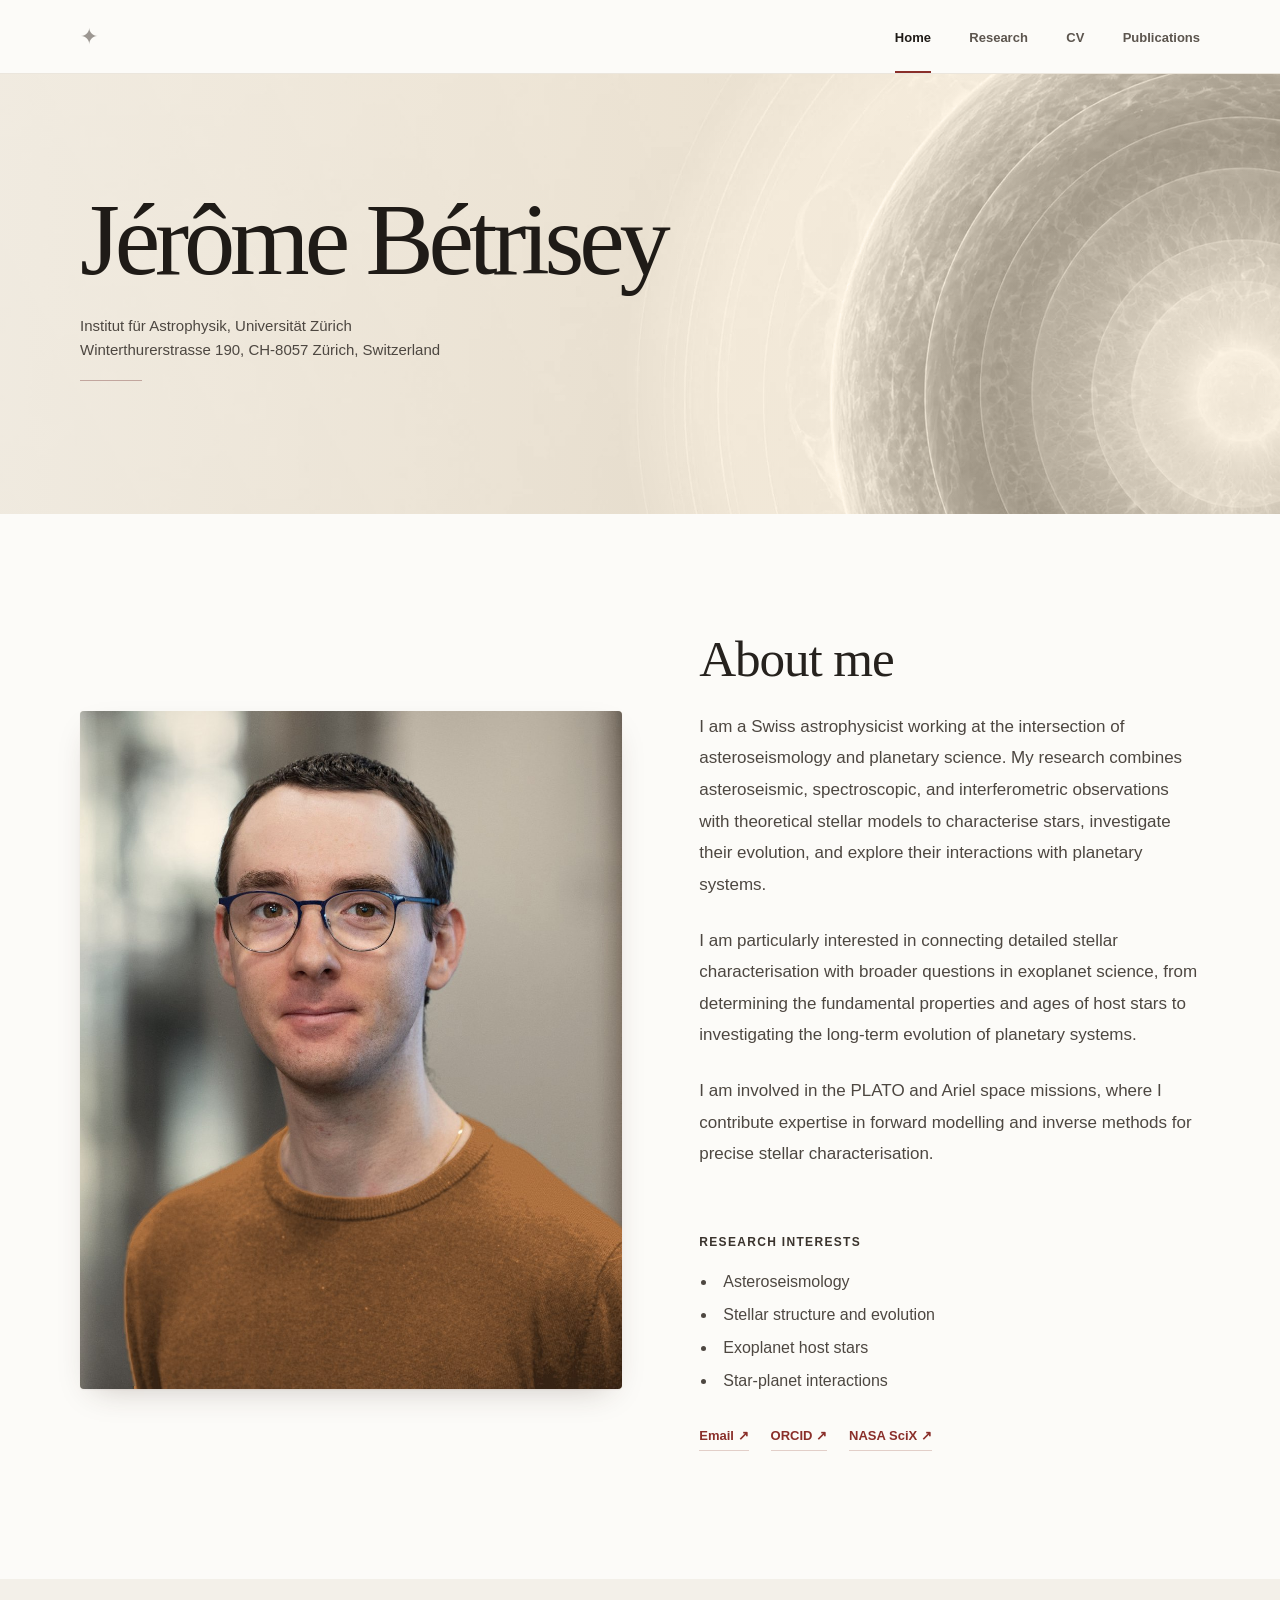
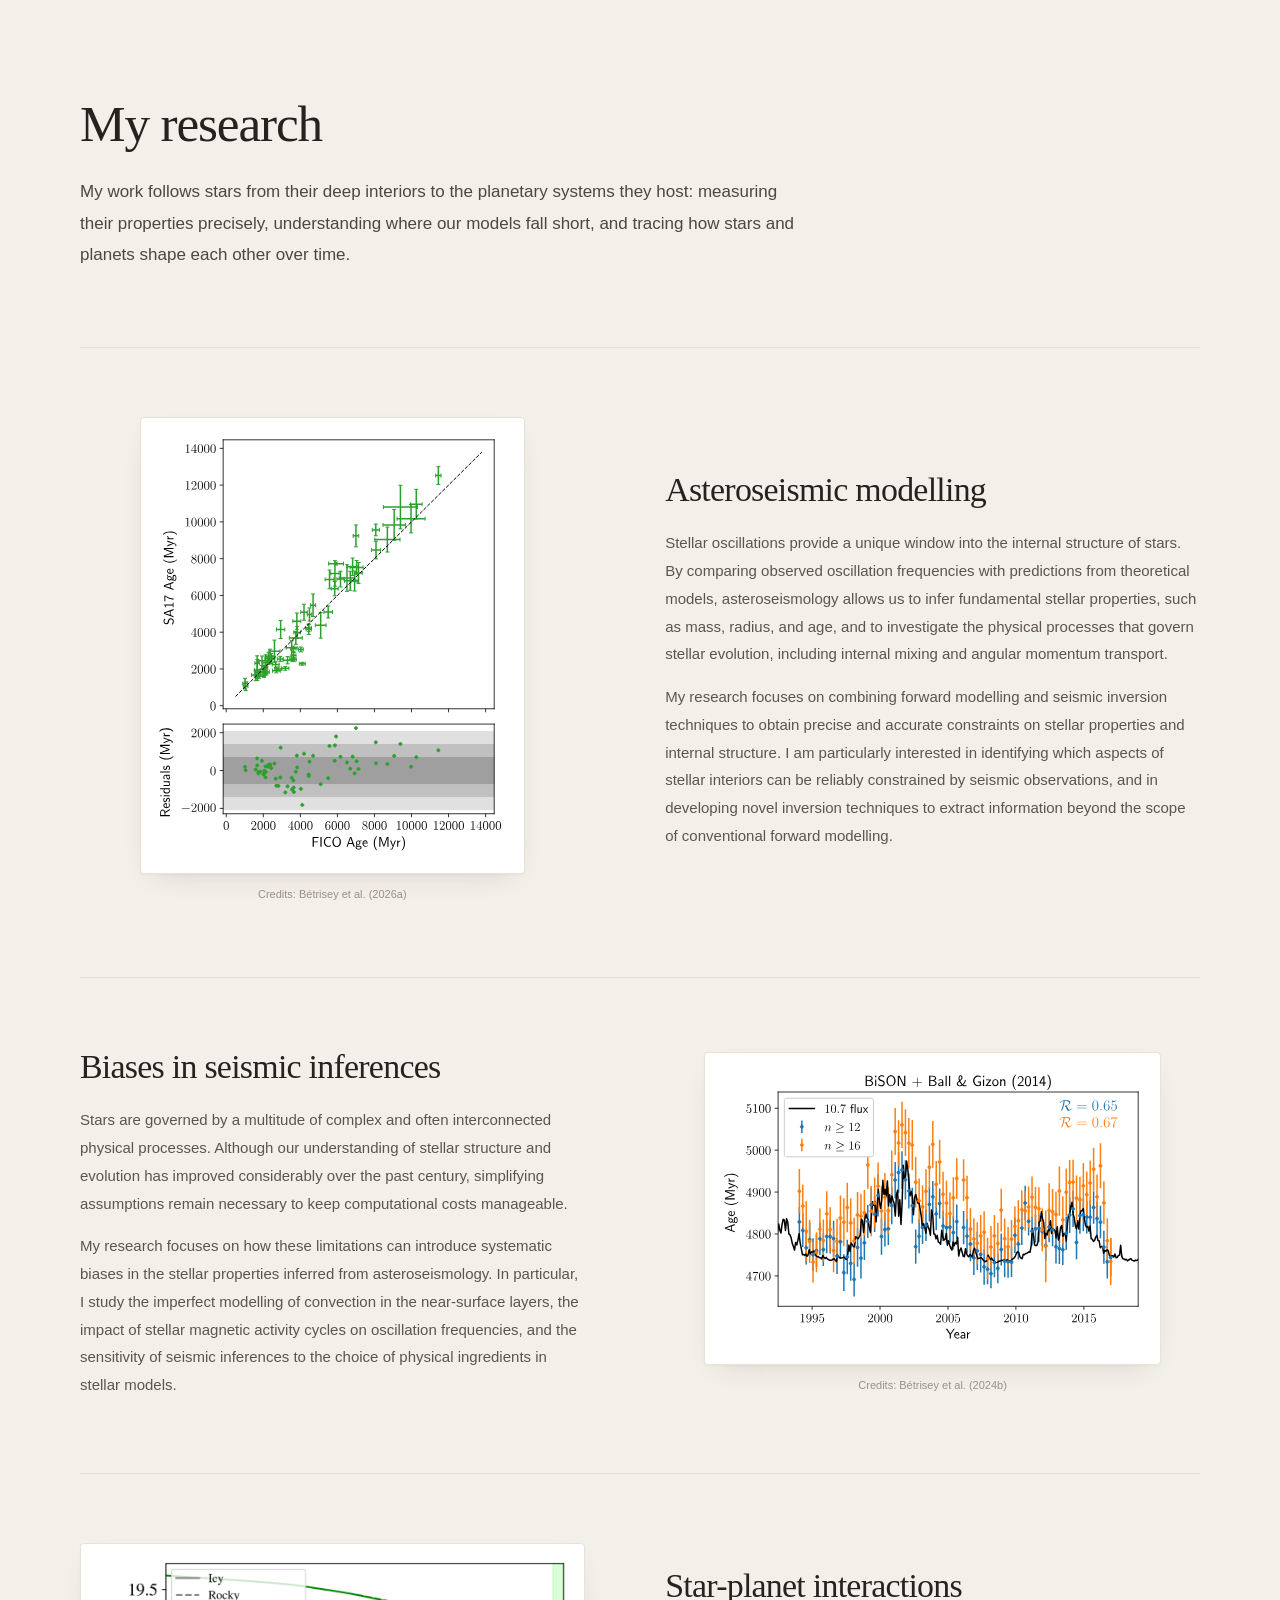
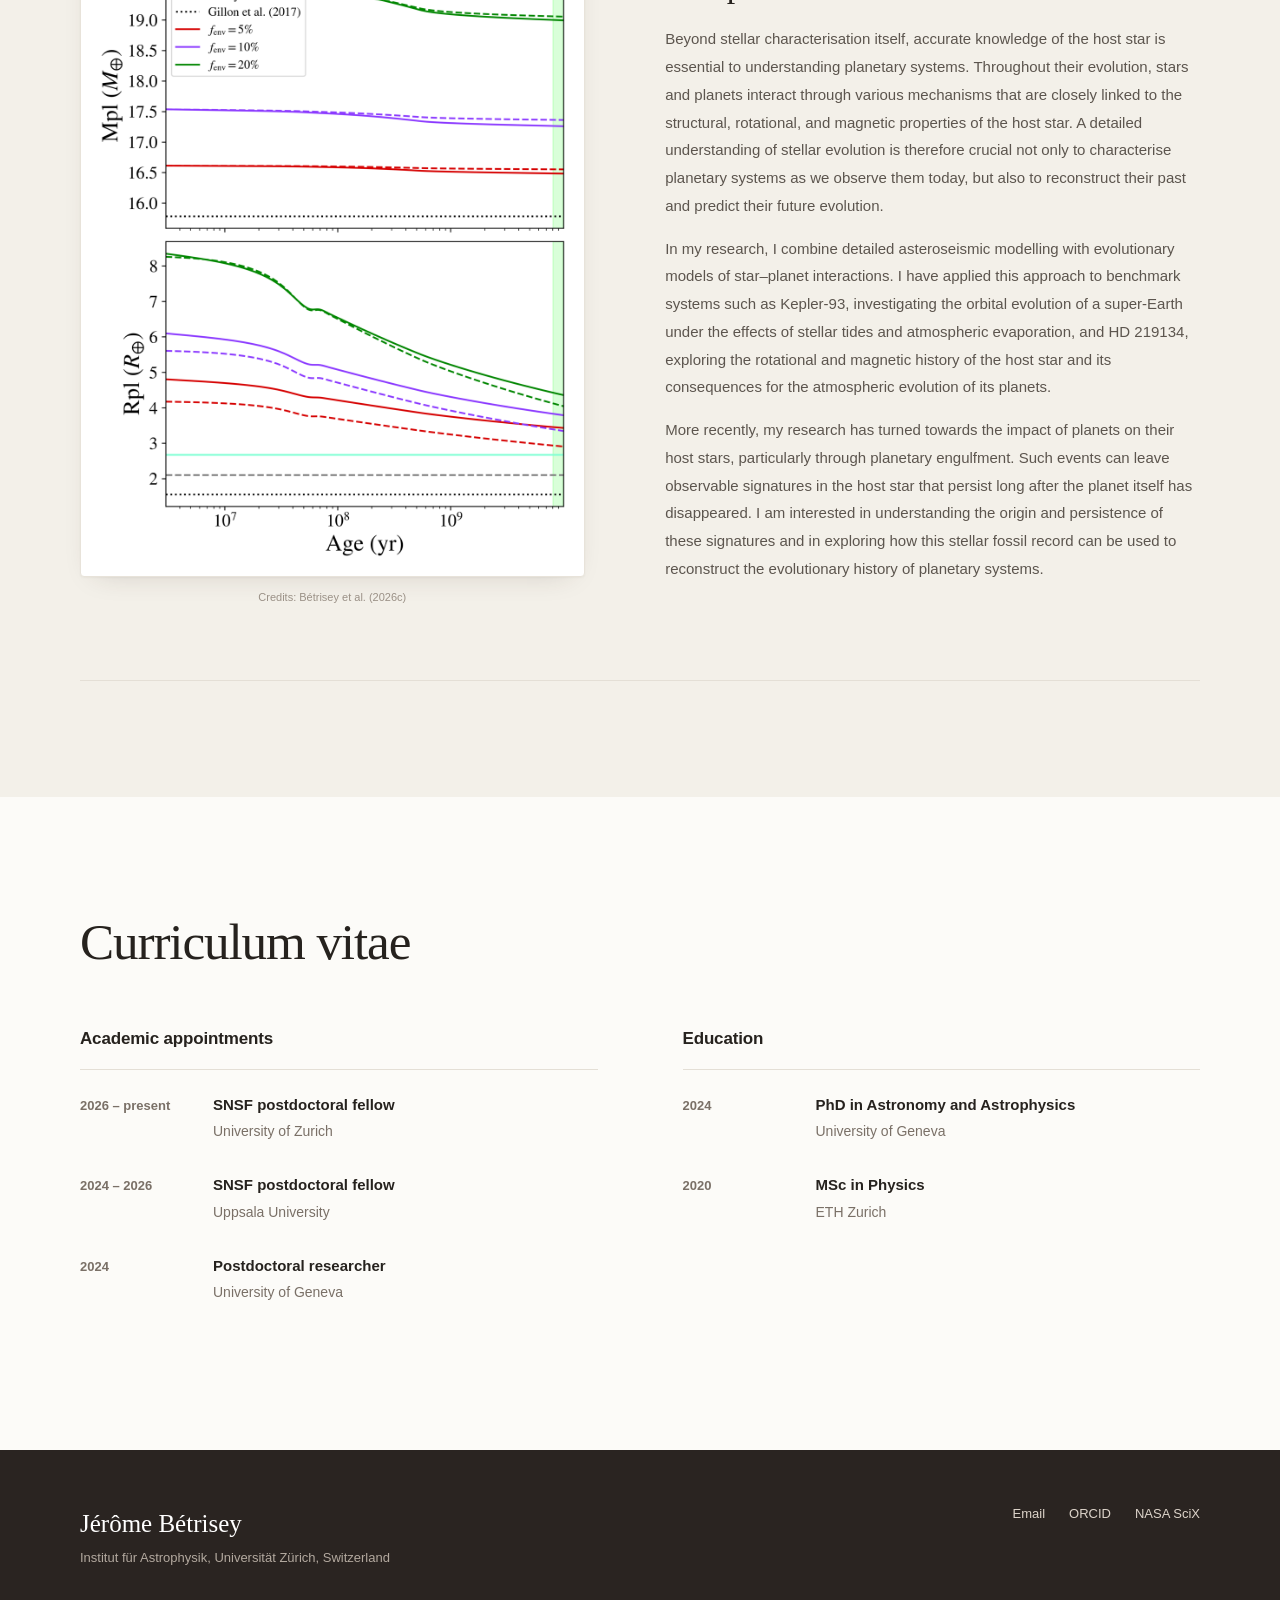
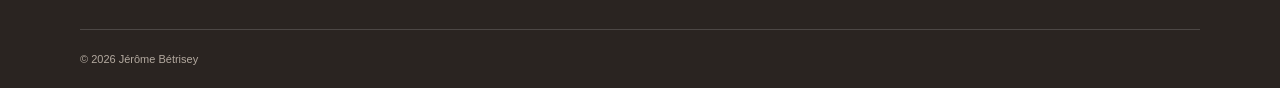
<file: index.html>
<!doctype html>
<html lang="en">
<head>
  <meta charset="utf-8">
  <meta name="viewport" content="width=device-width, initial-scale=1">
  <meta name="theme-color" content="#ffffff">
  <meta name="description" content="Jérôme Bétrisey, astrophysicist at the University of Zurich. Asteroseismology, stellar structure and evolution, and star–planet interactions.">
  <meta name="author" content="Jérôme Bétrisey">
  <title>Jérôme Bétrisey — Astrophysicist</title>
  <!-- Main address of this page for search engines (also reached as /index.html) -->
  <link rel="canonical" href="https://jeromebetrisey.github.io/">
  <!-- Preview shown when the link is shared (Slack, e-mail, LinkedIn, …) -->
  <meta property="og:type" content="profile">
  <meta property="og:url" content="https://jeromebetrisey.github.io/">
  <meta property="og:site_name" content="Jérôme Bétrisey">
  <meta property="og:title" content="Jérôme Bétrisey — Astrophysicist">
  <meta property="og:description" content="Jérôme Bétrisey, astrophysicist at the University of Zurich. Asteroseismology, stellar structure and evolution, and star–planet interactions.">
  <meta property="og:image" content="https://jeromebetrisey.github.io/assets/hero-star.jpg">
  <meta name="twitter:card" content="summary_large_image">
  <!-- Who this site is about, for search engines. Update if your position changes. -->
  <script type="application/ld+json">
  {
    "@context": "https://schema.org",
    "@type": "Person",
    "name": "Jérôme Bétrisey",
    "url": "https://jeromebetrisey.github.io/",
    "image": "https://jeromebetrisey.github.io/assets/portrait.jpg",
    "jobTitle": "Astrophysicist, SNSF postdoctoral fellow",
    "affiliation": {
      "@type": "CollegeOrUniversity",
      "name": "University of Zurich",
      "department": "Institut für Astrophysik"
    },
    "alumniOf": [
      { "@type": "CollegeOrUniversity", "name": "University of Geneva" },
      { "@type": "CollegeOrUniversity", "name": "ETH Zurich" }
    ],
    "knowsAbout": ["Asteroseismology", "Stellar structure and evolution", "Exoplanet host stars", "Star-planet interactions"],
    "sameAs": ["https://orcid.org/0000-0002-6462-3683"]
  }
  </script>
  <link rel="icon" href="assets/favicon.svg" type="image/svg+xml">
  <link rel="stylesheet" href="assets/styles.css">
  <script src="assets/content.js"></script>
  <script>/* Apply the colour palette before the page is drawn (see `theme` in content.js) */
    (function () { var t; try { t = localStorage.getItem('site-theme'); } catch (e) {}
      t = /^(encre|ardoise|sarcelle|etoile|nuit|foret|aurore|graphite|nebuleuse)$/.test(t || '') ? t : (window.SITE && window.SITE.theme);
      if (t && t !== 'ardoise') document.documentElement.setAttribute('data-theme', t); })();</script>
  <script defer src="assets/site.js"></script>
</head>
<body data-page="home">
  <header id="site-header" class="site-header"></header>
  <main>
    <section id="home" class="hero" aria-labelledby="hero-title">
      <div class="hero-shade"></div>
      <div class="hero-inner wrap">
        <!-- Also written here (not only in content.js) so that search engines see them without running JavaScript -->
        <h1 id="hero-title">Jérôme Bétrisey</h1>
        <p class="hero-role" id="hero-role">Institut für Astrophysik, Universität Zürich<br>Winterthurerstrasse 190, CH-8057 Zürich, Switzerland</p>
        <div class="hero-rule"></div>
        <p class="hero-tagline" id="hero-tagline"></p>
      </div>
    </section>

    <section id="about" class="section wrap about-section" aria-labelledby="about-title">
      <div class="about-layout">
        <h2 id="about-title" class="about-title"></h2>
        <figure class="portrait-figure">
          <div id="portrait-holder" class="portrait-holder"><span>Portrait placeholder</span></div>
        </figure>
        <div id="about-paragraphs" class="prose about-prose"></div>
        <div class="about-extras">
          <p class="minor-title">Research interests</p>
          <ul id="focus-list" class="focus-list"></ul>
          <div id="about-links" class="plain-links"></div>
        </div>
      </div>
    </section>

    <section id="research" class="section research-section" aria-labelledby="research-title">
      <div class="wrap">
        <div class="section-intro">
          <h2 id="research-title">My research</h2>
          <p id="research-intro"></p>
        </div>
        <div id="research-list" class="research-list"></div>
      </div>
    </section>

    <section id="cv" class="section wrap cv-section" aria-labelledby="cv-title">
      <div class="section-intro">
        <h2 id="cv-title">Curriculum vitae</h2>
        <p id="cv-intro"></p>
      </div>
      <div class="cv-columns">
        <div><h3>Academic appointments</h3><div id="cv-appointments"></div></div>
        <div><h3>Education</h3><div id="cv-education"></div></div>
      </div>
    </section>

    <section id="media" class="section media-section" aria-labelledby="media-title" hidden>
      <div class="wrap">
        <h2 id="media-title">Media & outreach</h2>
        <div id="media-list" class="media-list"></div>
      </div>
    </section>

  </main>
  <footer id="site-footer" class="site-footer"></footer>
</body>
</html>
</file>
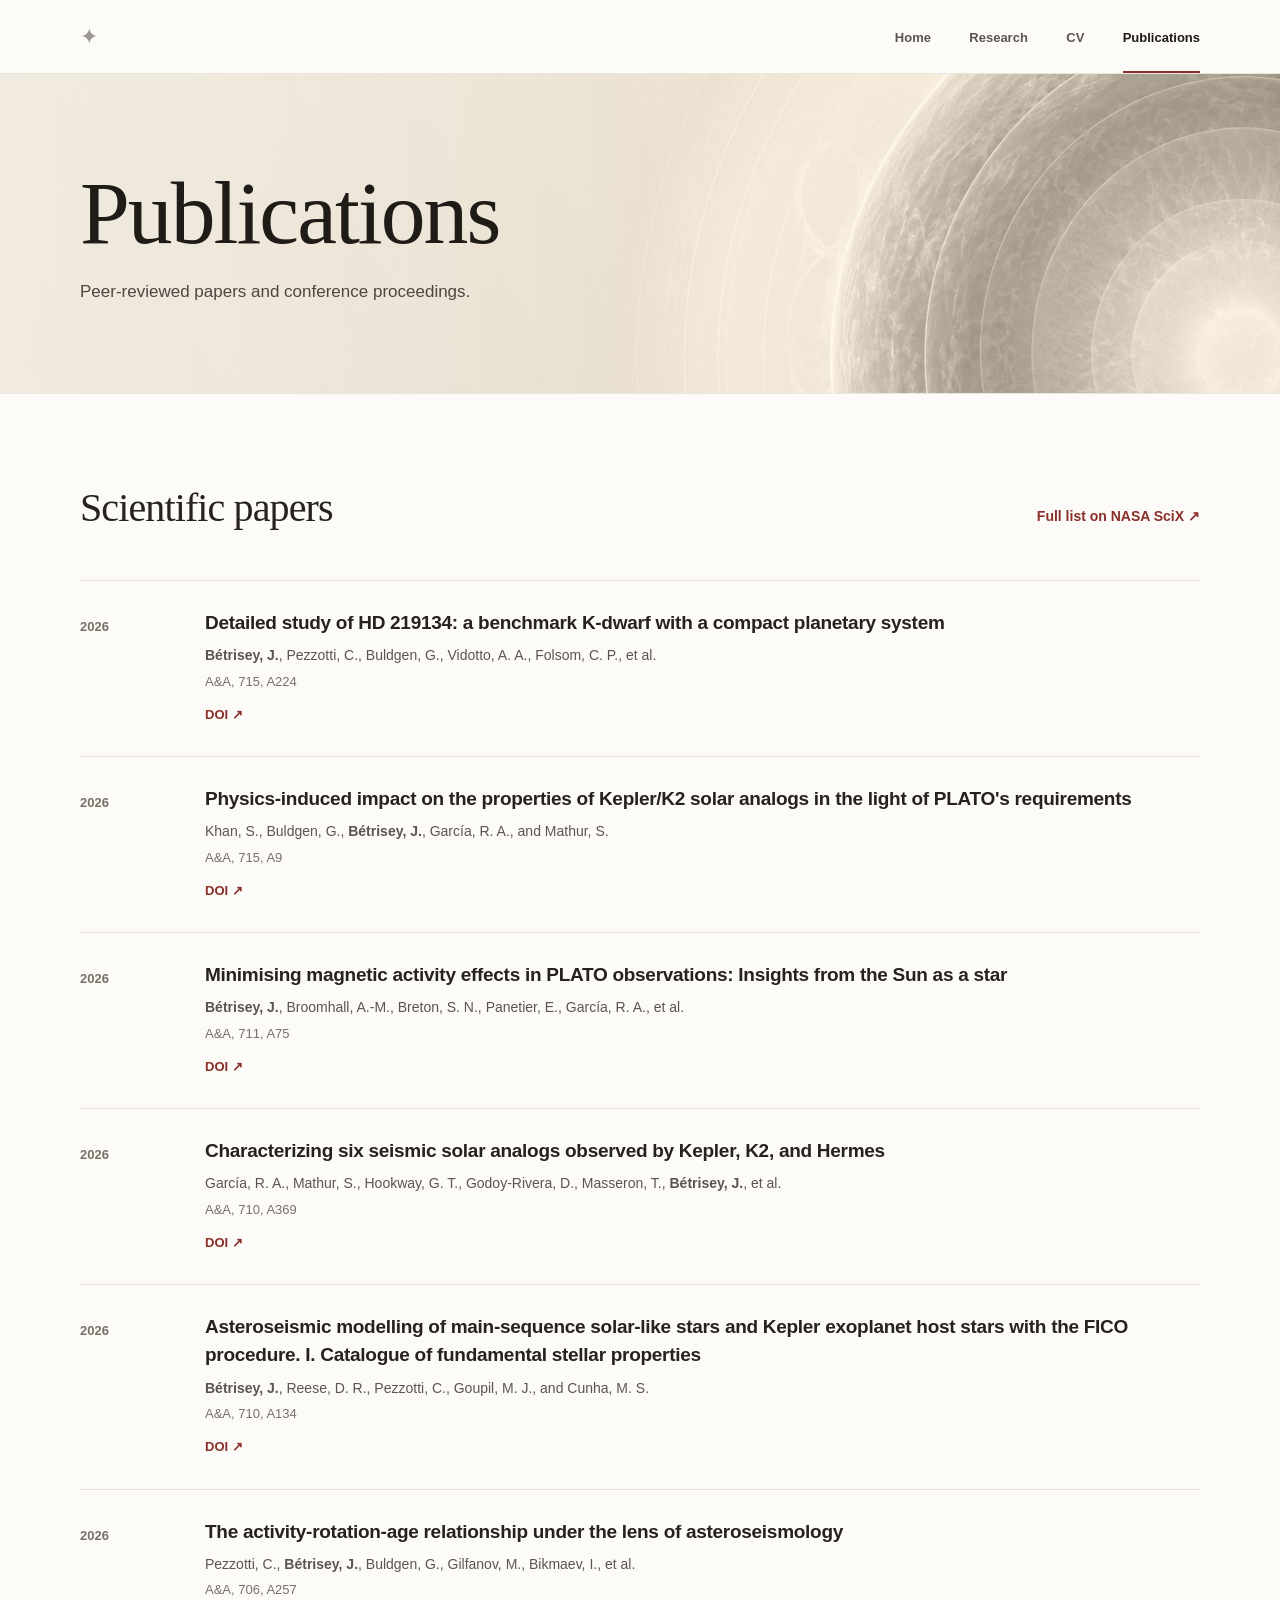
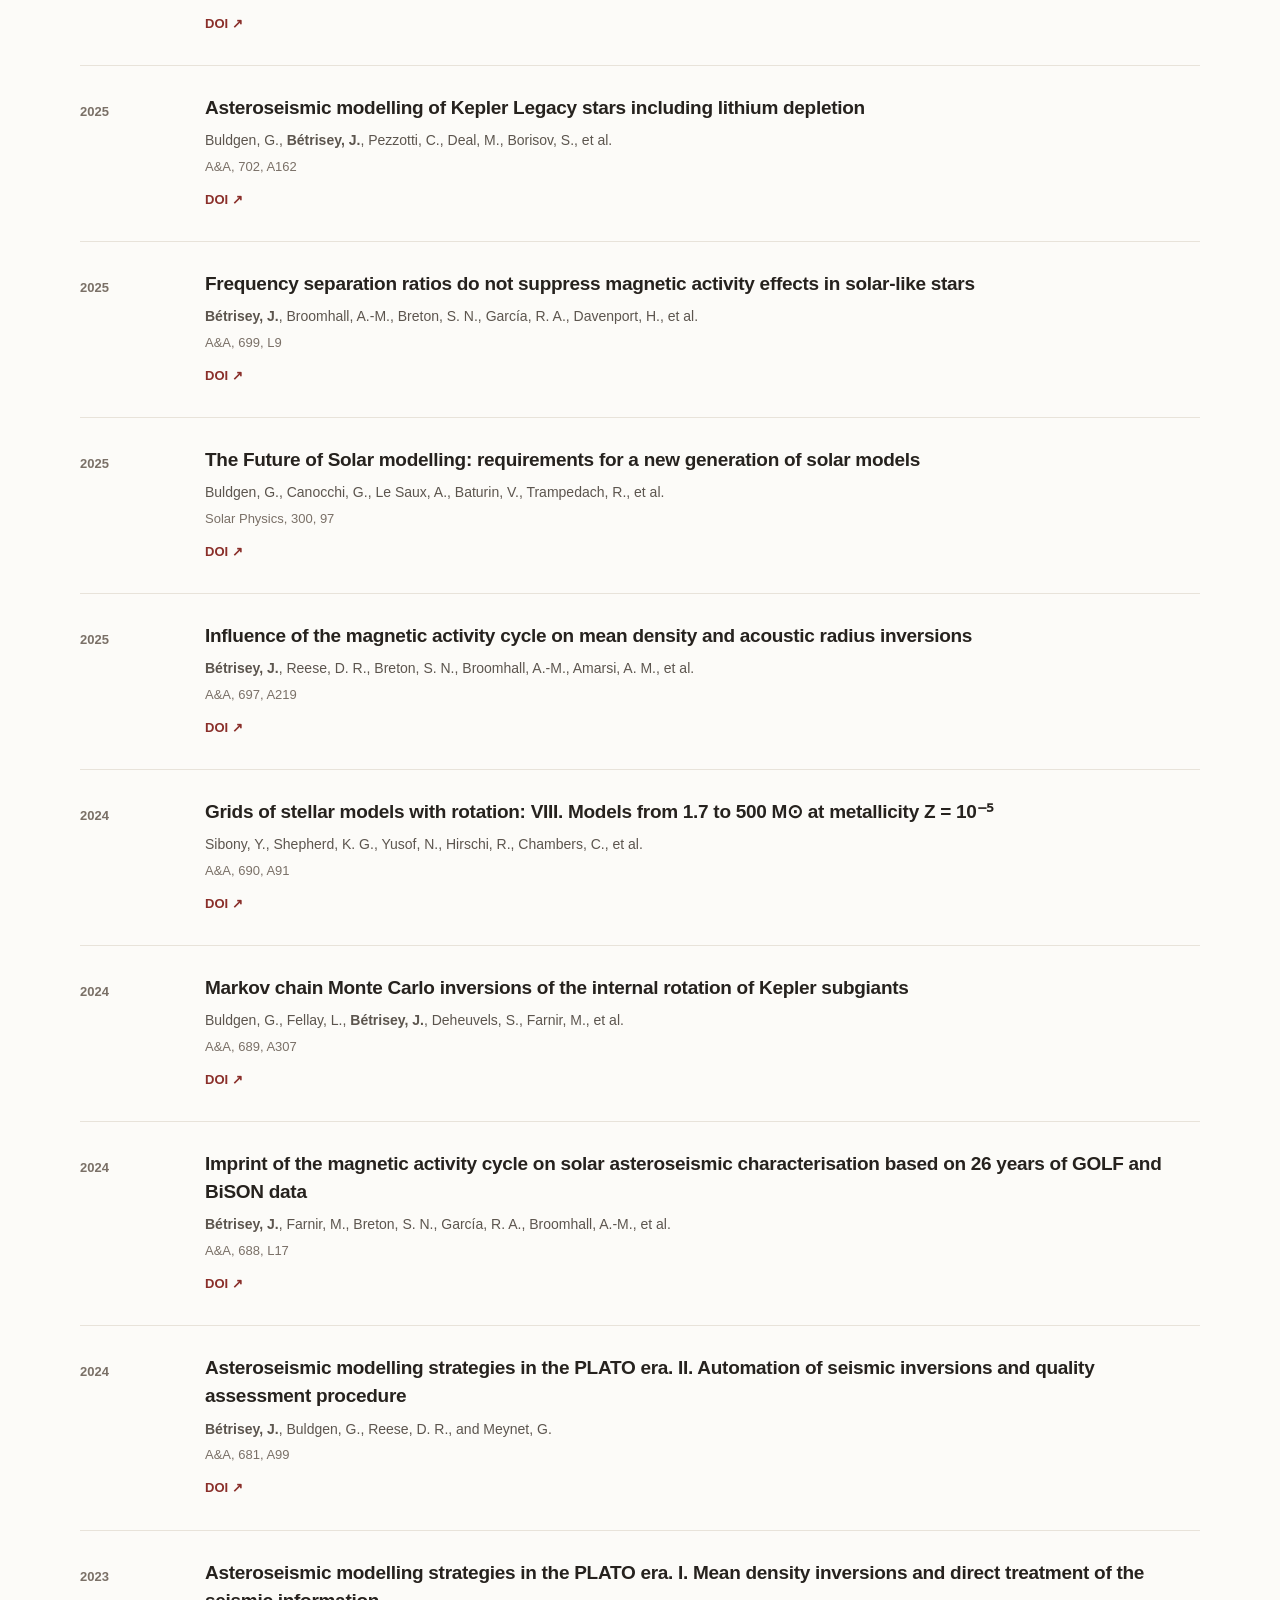
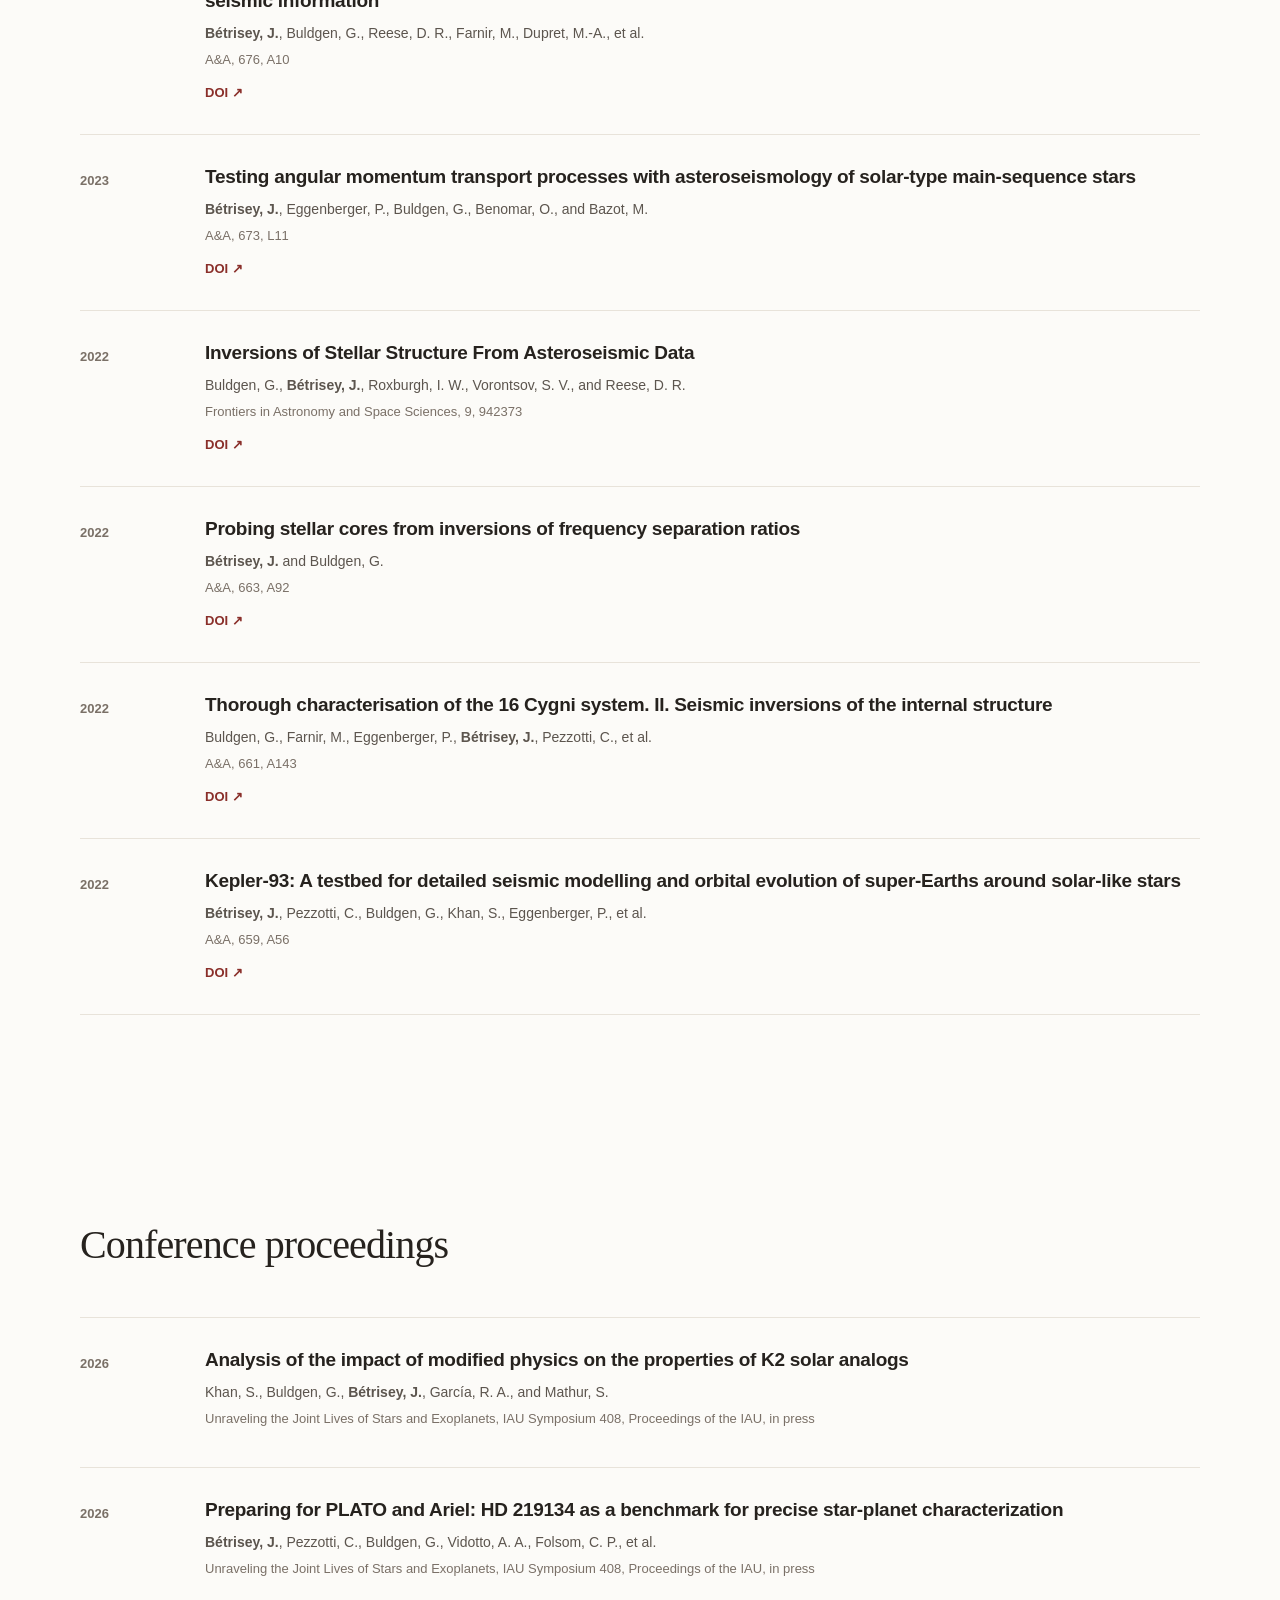
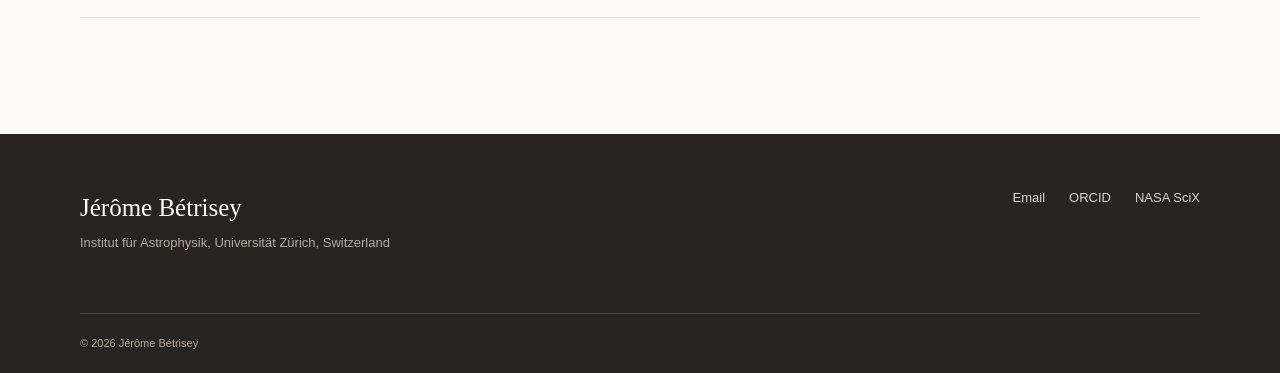
<file: publications.html>
<!doctype html>
<html lang="en">
<head>
  <meta charset="utf-8">
  <meta name="viewport" content="width=device-width, initial-scale=1">
  <meta name="theme-color" content="#ffffff">
  <meta name="description" content="Peer-reviewed papers and conference proceedings by Jérôme Bétrisey: asteroseismology, stellar modelling and star–planet interactions.">
  <meta name="author" content="Jérôme Bétrisey">
  <title>Publications — Jérôme Bétrisey</title>
  <link rel="canonical" href="https://jeromebetrisey.github.io/publications.html">
  <meta property="og:type" content="website">
  <meta property="og:url" content="https://jeromebetrisey.github.io/publications.html">
  <meta property="og:site_name" content="Jérôme Bétrisey">
  <meta property="og:title" content="Publications — Jérôme Bétrisey">
  <meta property="og:description" content="Peer-reviewed papers and conference proceedings by Jérôme Bétrisey: asteroseismology, stellar modelling and star–planet interactions.">
  <meta property="og:image" content="https://jeromebetrisey.github.io/assets/hero-star.jpg">
  <meta name="twitter:card" content="summary_large_image">
  <link rel="icon" href="assets/favicon.svg" type="image/svg+xml">
  <link rel="stylesheet" href="assets/styles.css">
  <script src="assets/content.js"></script>
  <script>/* Apply the colour palette before the page is drawn (see `theme` in content.js) */
    (function () { var t; try { t = localStorage.getItem('site-theme'); } catch (e) {}
      t = /^(encre|ardoise|sarcelle|etoile|nuit|foret|aurore|graphite|nebuleuse)$/.test(t || '') ? t : (window.SITE && window.SITE.theme);
      if (t && t !== 'ardoise') document.documentElement.setAttribute('data-theme', t); })();</script>
  <script defer src="assets/site.js"></script>
</head>
<body data-page="publications">
  <header id="site-header" class="site-header"></header>
  <main>
    <section class="page-banner">
      <div class="wrap">
        <h1>Publications</h1>
        <p>Peer-reviewed papers and conference proceedings.</p>
      </div>
    </section>
    <section class="section wrap publication-section" aria-labelledby="pub-list-title">
      <div class="publication-intro">
        <div><h2 id="pub-list-title">Scientific papers</h2></div>
        <a id="ads-more" class="text-link" href="#" hidden>Full list on NASA SciX <span aria-hidden="true">↗</span></a>
      </div>
      <div id="all-publications"></div>
    </section>
    <section class="section wrap publication-section proceedings-section" aria-labelledby="proc-list-title">
      <div class="publication-intro">
        <div><h2 id="proc-list-title">Conference proceedings</h2></div>
      </div>
      <div id="proceedings"></div>
    </section>
  </main>
  <footer id="site-footer" class="site-footer"></footer>
</body>
</html>
</file>
<file: assets/styles.css>
/* Academic personal website — editorial, image-led, intentionally understated */
:root {
  /* Colour palette. Each theme below only overrides these values.
     The theme in use is chosen with `theme` in content.js. */
  --paper: #fff;            /* page background */
  --warm: #f7f7f5;          /* alternate section background (Research) */
  --ink: #202832;           /* main text, headings */
  --heading: #1a2a3c;       /* big titles */
  --text: #4b555f;          /* long paragraphs */
  --text-2: #5d6670;        /* secondary paragraphs */
  --muted: #687783;         /* dates, metadata */
  --subtle: #949a9d;        /* captions */
  --minor: #263649;         /* small uppercase titles */
  --accent: #335c7b;        /* links */
  --accent-hover: #1e3f59;
  --accent-line: #c4d1dc;   /* underline of small links */
  --highlight: var(--accent); /* active menu bar, hero rule */
  --focus: #7aaad5;
  --border: #dedfe0;
  --border-soft: #e3e5e6;
  --header-bg: rgba(255,255,255,.97);
  --header-border: #e7e7e7;
  --nav: #53606c;
  --nav-active: #1b2939;
  --hero-bg: #dfe6ee;
  --hero-blend: normal;      /* 'luminosity' recolours the banner image with --hero-bg */
  --hero-tint: 224,231,239;  /* colour washed over the banner image (r,g,b) */
  --hero-tint-from: .55; --hero-tint-to: 0;
  --hero-tint-from-m: .8; --hero-tint-to-m: .35;  /* phones */
  --hero-title: #1a2a3c;
  --hero-text: #4a5a6b;
  --hero-rule: #7f94a9;
  --plate: #fff;            /* background behind the scientific figures */
  --shadow: 26,42,60;       /* shadow colour (r,g,b) */
  --footer-bg: #162434;
  --footer-text: #fff;
  --footer-muted: #9eacb9;
  --footer-link: #c9d3dc;
  --footer-line: rgba(255,255,255,.16);
  --header-height: 74px;
}

/* ——— Colour themes ——— */
/* Encre & papier: warm paper, near-black ink, oxblood links */
[data-theme="encre"] {
  --paper: #fcfbf8; --warm: #f3f0e9;
  --ink: #26221e; --heading: #1f1b17; --text: #4d4741; --text-2: #5c554e; --muted: #7a7067; --subtle: #9a9086; --minor: #3a332d;
  --accent: #8a2f2a; --accent-hover: #6a221e; --accent-line: #e2cfc9; --highlight: #8a2f2a; --focus: #c98a7f;
  --border: #e4dfd6; --border-soft: #e8e3da;
  --header-bg: rgba(252,251,248,.97); --header-border: #ebe6dd; --nav: #5c554e; --nav-active: #1f1b17;
  --hero-bg: #e6dccb; --hero-blend: luminosity; --hero-tint: 243,239,231; --hero-tint-from: .7; --hero-tint-to: .1;
  --hero-title: #1f1b17; --hero-text: #4d4741; --hero-rule: #b08a84;
  --shadow: 60,40,30;
  --footer-bg: #2a2421; --footer-muted: #b3a99f; --footer-link: #ddd4ca;
}
/* Sarcelle: cool white, deep teal links and footer */
[data-theme="sarcelle"] {
  --warm: #f1f6f5;
  --ink: #1d2a2c; --heading: #14282b; --text: #47575a; --text-2: #56676a; --muted: #64787a; --subtle: #8b9a9c; --minor: #1f3a3d;
  --accent: #1d6a6e; --accent-hover: #124b4e; --accent-line: #bfd8d8; --highlight: #1d6a6e; --focus: #6fb7b9;
  --border: #dbe3e2; --border-soft: #e1e8e7;
  --header-border: #e3e9e8; --nav: #4f6265; --nav-active: #14282b;
  --hero-bg: #c9dfdf; --hero-blend: luminosity; --hero-tint: 221,234,234; --hero-tint-from: .6; --hero-tint-to: .05;
  --hero-title: #14282b; --hero-text: #3f5558; --hero-rule: #6e9a9c;
  --shadow: 15,43,46;
  --footer-bg: #0f2b2e; --footer-muted: #93b0b1; --footer-link: #c3d8d8;
}
/* Lumière d'étoile: deep navy with a touch of gold */
[data-theme="etoile"] {
  --warm: #f6f5f0;
  --ink: #1a2233; --heading: #121b2e; --text: #474f5e; --text-2: #565e6c; --muted: #6b7384; --subtle: #949aa5; --minor: #1f2c47;
  --accent: #1f3a68; --accent-hover: #142848; --accent-line: #e3cf9f; --highlight: #c08a2c; --focus: #d9b26f;
  --border: #e2e1dc; --border-soft: #e6e5e0;
  --nav: #4b5468; --nav-active: #121b2e;
  --hero-bg: #d3dbea; --hero-blend: luminosity;
  --hero-title: #121b2e; --hero-text: #3e4a63; --hero-rule: #c08a2c;
  --shadow: 18,27,46;
  --footer-bg: #0f1b30; --footer-muted: #a2abbd; --footer-link: #e9d6a8;
}
/* Nuit: dark mode, night-sky background, figures stay on white plates */
[data-theme="nuit"] {
  --paper: #0f1620; --warm: #141d29;
  --ink: #e6ebf1; --heading: #f1f4f8; --text: #b5c0cc; --text-2: #a7b2be; --muted: #8a97a5; --subtle: #74808d; --minor: #c8d2dd;
  --accent: #8fbbe6; --accent-hover: #b9d6f2; --accent-line: #34506b; --highlight: #8fbbe6; --focus: #8fbbe6;
  --border: #243142; --border-soft: #243142;
  --header-bg: rgba(15,22,32,.92); --header-border: #1f2a38; --nav: #9aa7b5; --nav-active: #f1f4f8;
  --hero-bg: #0f1620; --hero-tint: 15,22,32; --hero-tint-from: .88; --hero-tint-to: .4; --hero-tint-from-m: .9; --hero-tint-to-m: .65;
  --hero-title: #f1f4f8; --hero-text: #c3ccd6; --hero-rule: #8fbbe6;
  --shadow: 0,0,0;
  --footer-bg: #0a1018; --footer-muted: #7f8c99; --footer-link: #b5c0cc; --footer-line: rgba(255,255,255,.1);
}
[data-theme="nuit"] { color-scheme: dark; }
/* Forêt: fir green and moss on a pale sage paper */
[data-theme="foret"] {
  --paper: #fcfcf9; --warm: #f1f4ee;
  --ink: #1f2a22; --heading: #17231b; --text: #4a564d; --text-2: #58645b; --muted: #6c786f; --subtle: #949d96; --minor: #22382a;
  --accent: #2f5d3a; --accent-hover: #1f4028; --accent-line: #c9d8c8; --highlight: #2f5d3a; --focus: #82ac8a;
  --border: #dfe4dc; --border-soft: #e5e9e2;
  --header-bg: rgba(252,252,249,.97); --header-border: #e6eae3; --nav: #526056; --nav-active: #17231b;
  --hero-bg: #d3dfd0; --hero-blend: luminosity; --hero-tint: 236,241,233; --hero-tint-from: .6; --hero-tint-to: .05;
  --hero-title: #17231b; --hero-text: #435247; --hero-rule: #7f9e85;
  --shadow: 25,45,30;
  --footer-bg: #1c2b22; --footer-muted: #9fb0a3; --footer-link: #d3dfd3;
}
/* Aurore: soft plum and rose, like an aurora at dusk */
[data-theme="aurore"] {
  --paper: #fdfcfe; --warm: #f6f2f8;
  --ink: #2a2233; --heading: #221a2c; --text: #534a5d; --text-2: #61586b; --muted: #776d82; --subtle: #9d95a6; --minor: #3a2a4b;
  --accent: #6a3d8a; --accent-hover: #4e2a69; --accent-line: #ddcbe7; --highlight: #c0567a; --focus: #b38ad0;
  --border: #e6e0ea; --border-soft: #ebe6ee;
  --header-bg: rgba(253,252,254,.97); --header-border: #ece6f0; --nav: #5d5468; --nav-active: #221a2c;
  --hero-bg: #e2d6ec; --hero-blend: luminosity; --hero-tint: 246,240,249; --hero-tint-from: .55; --hero-tint-to: .05;
  --hero-title: #221a2c; --hero-text: #4f4560; --hero-rule: #c0567a;
  --shadow: 45,25,60;
  --footer-bg: #2a1e38; --footer-muted: #b1a3c0; --footer-link: #e6d6ee;
}
/* Graphite: black and white only, editorial and timeless */
[data-theme="graphite"] {
  --paper: #fff; --warm: #f4f4f4;
  --ink: #161616; --heading: #0d0d0d; --text: #444; --text-2: #555; --muted: #6e6e6e; --subtle: #959595; --minor: #222;
  --accent: #161616; --accent-hover: #555; --accent-line: #cfcfcf; --highlight: #161616; --focus: #888;
  --border: #e0e0e0; --border-soft: #e6e6e6;
  --header-border: #e6e6e6; --nav: #555; --nav-active: #0d0d0d;
  --hero-bg: #dcdcdc; --hero-blend: luminosity; --hero-tint: 240,240,240; --hero-tint-from: .55; --hero-tint-to: 0;
  --hero-title: #0d0d0d; --hero-text: #444; --hero-rule: #888;
  --shadow: 0,0,0;
  --footer-bg: #141414; --footer-muted: #9a9a9a; --footer-link: #d6d6d6;
}
/* Nébuleuse: dark mode in deep violet with rose highlights */
[data-theme="nebuleuse"] {
  --paper: #16121f; --warm: #1c1727;
  --ink: #ece6f4; --heading: #f6f2fb; --text: #c3bad2; --text-2: #b3a9c3; --muted: #958aa8; --subtle: #7d7290; --minor: #d8cfe6;
  --accent: #e7a6c8; --accent-hover: #f4cde1; --accent-line: #5a3d58; --highlight: #e7a6c8; --focus: #e7a6c8;
  --border: #2e2740; --border-soft: #2e2740;
  --header-bg: rgba(22,18,31,.92); --header-border: #262033; --nav: #a89dbb; --nav-active: #f6f2fb;
  --hero-bg: #3b2a55; --hero-blend: luminosity; --hero-tint: 22,18,31; --hero-tint-from: .8; --hero-tint-to: .3; --hero-tint-from-m: .88; --hero-tint-to-m: .6;
  --hero-title: #f6f2fb; --hero-text: #d2c8e0; --hero-rule: #e7a6c8;
  --shadow: 0,0,0;
  --footer-bg: #0f0c16; --footer-muted: #8a7f9c; --footer-link: #c3bad2; --footer-line: rgba(255,255,255,.1);
}
[data-theme="nebuleuse"] { color-scheme: dark; }
* { box-sizing: border-box; }
html { scroll-behavior: smooth; }
body { margin: 0; font-family: -apple-system, BlinkMacSystemFont, "Segoe UI", "Helvetica Neue", Helvetica, Arial, sans-serif; color: var(--ink); background: var(--paper); font-size: 16px; line-height: 1.7; -webkit-font-smoothing: antialiased; }
[hidden] { display: none !important; }
a { color: var(--accent); text-decoration: none; }
a:hover { color: var(--accent-hover); }
a:focus-visible { outline: 3px solid var(--focus); outline-offset: 4px; }
img { max-width: 100%; display: block; }
h1,h2,h3,h4,p,figure { margin-top: 0; }
h1,h2,h3 { font-family: Georgia, "Times New Roman", serif; font-weight: 400; line-height: 1.15; letter-spacing: -.022em; }
h2 { font-size: clamp(2.55rem,4vw,3.65rem); margin-bottom: 22px; }
h3 { font-size: clamp(1.6rem,2.3vw,2.2rem); }
.wrap { width: min(1120px, calc(100% - clamp(40px, 7vw, 80px))); margin-inline: auto; }
.section { padding-top: 116px; padding-bottom: 116px; scroll-margin-top: var(--header-height); }

/* Navigation: real anchors to the page sections, Publications opens a second page */
.site-header { position: sticky; top: 0; z-index: 30; height: var(--header-height); background: var(--header-bg); border-bottom: 1px solid var(--header-border); backdrop-filter: blur(14px); }
.header-content { min-height: var(--header-height); display: flex; align-items: center; justify-content: flex-end; gap: 35px; }
.nav-links { display: flex; gap: clamp(18px,3vw,39px); align-items: center; }
.nav-link { font-size: 13px; color: var(--nav); font-weight: 600; position: relative; white-space: nowrap; padding: 28px 0 26px; line-height: 18px; }
.nav-link:hover,.nav-link.active { color: var(--nav-active); }
.nav-link.active::after { position: absolute; content: ''; background: var(--highlight); bottom: 0; left: 0; width: 100%; height: 2px; }

/* Large photographic-style astronomical header, no cards or decorative planets */
.hero { position: relative; min-height: min(440px, 56vh); color: var(--ink); background: var(--hero-bg) url('hero-star.jpg') right center / cover no-repeat; background-blend-mode: var(--hero-blend); display: flex; align-items: center; overflow: hidden; scroll-margin-top: var(--header-height); }
.hero-shade { position: absolute; inset: 0; background: linear-gradient(90deg,rgba(var(--hero-tint),var(--hero-tint-from)) 0%,rgba(var(--hero-tint),var(--hero-tint-to)) 55%); }
.hero-inner { position: relative; z-index: 1; padding-top: 48px; padding-bottom: 52px; }
.hero h1 { font-size: clamp(4.5rem,8vw,7.45rem); letter-spacing: -.05em; line-height: 1; max-width: 900px; margin-bottom: 22px; color: var(--hero-title); }
.hero-role { font-size: 15px; color: var(--hero-text); font-weight: 400; line-height: 1.6; margin: 0; }
.hero-rule { background: var(--hero-rule); height: 1px; width: 62px; margin: 18px 0 14px; opacity: .7; }
.hero-tagline { font-size: 13px; color: var(--hero-text); letter-spacing: .02em; margin: 0; }

/* Intro in a traditional academic portrait + text layout */
.about-section { padding-bottom: 128px; }
/* Photo and text share the width in a fixed proportion, so both scale smoothly with the window.
   The title sits alone on the first row, so the photo always starts level with the first paragraph. */
.about-layout { display: grid; grid-template-columns: minmax(0,52fr) minmax(300px,48fr); grid-template-rows: auto auto 1fr; grid-template-areas: ". title" "photo prose" "photo extras"; column-gap: clamp(32px,6vw,80px); align-items: start; }
.about-title { grid-area: title; margin-top: 0; }
.portrait-figure { grid-area: photo; }
.about-prose { grid-area: prose; }
.about-extras { grid-area: extras; }
.about-extras .minor-title { margin-top: 38px; }
/* Narrower windows: research interests + links move under the photo to keep the text column short */
@media (max-width: 1023px) {
  .about-layout { grid-template-areas: ". title" "photo prose" "extras prose"; }
  .about-extras .minor-title { margin-top: 34px; }
}
.prose { max-width: 720px; }
.prose p { font-size: 17px; color: var(--text); line-height: 1.86; margin: 0 0 24px; }
.minor-title { text-transform: uppercase; font-weight: 700; color: var(--minor); font-size: 12px; letter-spacing: .11em; margin: 38px 0 14px; }
.focus-list { margin: 0 0 26px; padding-left: 18px; color: var(--text); line-height: 2.05; }
.focus-list li { padding-left: 6px; }
.plain-links { display: flex; align-items: center; flex-wrap: wrap; gap: 13px 22px; margin-top: 28px; }
.subtle-link { font-size: 13px; font-weight: 600; color: var(--accent); border-bottom: 1px solid var(--accent-line); padding-bottom: 3px; }
.portrait-figure { margin: 0; }
.portrait-holder { width: 100%; aspect-ratio: 4/5; border-radius: 4px; box-shadow: 0 1px 2px rgba(var(--shadow),.06), 0 12px 32px -14px rgba(var(--shadow),.28); background: linear-gradient(180deg,rgba(9,18,30,.08),rgba(9,18,30,.25)), url('hero-star.jpg') 65% center / cover no-repeat; display: flex; align-items: flex-end; justify-content: flex-start; overflow: hidden; }
.portrait-holder span { font-size: 11px; color: rgba(255,255,255,.8); text-transform: uppercase; letter-spacing: .1em; padding: 16px; }
.portrait-holder.has-image { background: var(--hero-bg); }
.portrait-holder img { width: 100%; height: 100%; object-fit: cover; }

/* Research: long-form topics alternating images and text */
.research-section { background: var(--warm); }
.section-intro { max-width: 730px; margin-bottom: 76px; }
.section-intro p { color: var(--text); font-size: 17px; line-height: 1.85; max-width: 720px; }
.research-list { border-top: 1px solid var(--border); }
.research-item { display: grid; grid-template-columns: minmax(0,1fr) minmax(0,1.06fr); gap: clamp(44px,6.3vw,100px); align-items: center; padding: 69px 0 74px; border-bottom: 1px solid var(--border); }
.research-item:nth-child(even) .research-art { order: 2; }
.research-art { margin: 0; }
/* Scientific figures sit on a white plate, shown whole (never cropped) at their own proportions */
.research-art img { display: block; width: auto; max-width: 100%; height: auto; max-height: 470px; margin-inline: auto; padding: clamp(6px,0.9vw,12px); background: var(--plate); border: 1px solid var(--border-soft); border-radius: 4px; box-shadow: 0 1px 2px rgba(var(--shadow),.04), 0 10px 28px -16px rgba(var(--shadow),.22); box-sizing: border-box; }
.research-art.is-tall img { max-height: 680px; }
.research-art figcaption { font-size: 11px; color: var(--subtle); padding-top: 11px; text-align: center; }
.research-copy h3 { margin-bottom: 20px; font-size: clamp(1.8rem,2.65vw,2.65rem); }
.research-copy p { color: var(--text-2); font-size: 15px; line-height: 1.85; margin-bottom: 15px; }
.research-copy p:last-child { margin-bottom: 0; }

/* CV: academic appointments and education in quiet columns */
.cv-section { padding-bottom: 115px; }
.cv-section .section-intro { margin-bottom: 57px; }
.cv-columns { display: grid; grid-template-columns: 1fr 1fr; gap: 85px; }
.cv-columns h3 { font-family: -apple-system, BlinkMacSystemFont,"Segoe UI",Helvetica,Arial,sans-serif; font-size: 17px; font-weight: 700; letter-spacing: -.01em; margin-bottom: 24px; padding-bottom: 20px; border-bottom: 1px solid var(--border); }
.cv-entry { display: grid; grid-template-columns: 115px minmax(0,1fr); gap: 18px; margin-bottom: 31px; }
.cv-entry .cv-dates { font-size: 13px; color: var(--muted); font-weight: 600; padding-top: 1px; }
.cv-entry h4 { font-size: 15px; line-height: 1.45; margin-bottom: 6px; font-weight: 650; }
.cv-entry p { color: var(--muted); font-size: 14px; line-height: 1.55; margin: 0; }
.text-link { color: var(--accent); font-size: 14px; font-weight: 650; white-space: normal; }
.text-link:hover { text-decoration: underline; text-underline-offset: 5px; }

/* Publications */
.publication-row { display: grid; grid-template-columns: 100px minmax(0,1fr); padding: 28px 0 30px; gap: 25px; border-top: 1px solid var(--border); }
.publication-row:last-child { border-bottom: 1px solid var(--border); }
.publication-year { font-weight: 650; color: var(--muted); font-size: 13px; padding-top: 7px; }
.publication-body h3 { font-family: -apple-system,BlinkMacSystemFont,"Segoe UI",Helvetica,Arial,sans-serif; font-weight: 650; letter-spacing: -.015em; line-height: 1.48; font-size: 17px; margin: 0 0 7px; }
.publication-authors { color: var(--text-2); font-size: 14px; margin: 0 0 3px; }
.publication-meta { color: var(--muted); font-size: 13px; margin: 0 0 7px; }
.publication-links { display: flex; gap: 20px; margin-top: 11px; }
.publication-links a { font-size: 13px; }
.page-banner { background: var(--hero-bg) url('hero-star.jpg') right 45%/cover no-repeat; background-blend-mode: var(--hero-blend); color: var(--ink); position: relative; border-bottom: 1px solid var(--header-border); }
.page-banner::before { content: ''; position: absolute; inset: 0; background: linear-gradient(90deg,rgba(var(--hero-tint),var(--hero-tint-from)) 0%,rgba(var(--hero-tint),var(--hero-tint-to)) 55%); }
.page-banner .wrap { position: relative; padding: 87px 0 86px; }
.page-banner h1 { font-size: clamp(3.9rem,7vw,6rem); margin: 0 0 14px; color: var(--hero-title); }
.page-banner p:last-child { color: var(--hero-text); font-size: 17px; margin-bottom: 0; }
.publication-section { padding-top: 91px; }
.publication-intro { display: flex; align-items: baseline; justify-content: space-between; gap: 30px; margin-bottom: 40px; }
.publication-intro h2 { font-size: 2.5rem; margin-bottom: 9px; }
.publication-intro p { color: var(--muted); font-size: 13px; }
.publication-section .publication-row { border-top-color: var(--border-soft); }
.publication-section .publication-row:last-child { border-bottom-color: var(--border-soft); }
.publication-section .publication-body h3 { font-size: 19px; }

/* Optional Media */
.media-section { background: var(--warm); }
.media-list { border-top: 1px solid var(--border); margin-top: 50px; }
.media-entry { display: grid; grid-template-columns: 100px minmax(0,1fr); gap: 25px; border-bottom: 1px solid var(--border); padding: 22px 0; }
.media-entry h3 { font-family: -apple-system,BlinkMacSystemFont,"Segoe UI",Helvetica,Arial,sans-serif; font-size: 17px; font-weight: 650; margin-bottom: 5px; }

.site-footer { background: var(--footer-bg); color: var(--footer-text); padding: 53px 0 0; }
.footer-inner { display: flex; justify-content: space-between; align-items: start; gap: 30px; padding-bottom: 59px; }
.footer-name { font-family: Georgia,serif; font-size: 25px; margin-bottom: 2px; }
.footer-institution { font-size: 13px; color: var(--footer-muted); margin: 0; }
.footer-links { display: flex; gap: 24px; flex-wrap: wrap; }
.footer-links a { color: var(--footer-link); font-size: 13px; }
.footer-links a:hover { color: var(--footer-text); }
.footer-bottom { border-top: 1px solid var(--footer-line); padding: 20px 0; display: flex; justify-content: space-between; gap: 20px; color: var(--footer-muted); font-size: 11px; }

@media (max-width: 820px) {
  .research-item { gap: 34px; }
  .cv-columns { gap: 40px; }
  .cv-entry { grid-template-columns: 1fr; gap: 3px; }
}
@media (max-width: 630px) {
  :root { --header-height: 56px; }
  .site-header { height: var(--header-height); }
  .header-content { min-height: var(--header-height); justify-content: flex-start; }
  .header-content { gap: 22px; }
  .nav-links { flex: 1; min-width: 0; gap: 25px; overflow-x: auto; scrollbar-width: none; }
  .nav-links::-webkit-scrollbar { display: none; }
  .nav-link { padding: 10px 0 11px; font-size: 12px; }
  .hero { min-height: 340px; background-position: 78% center; }
  .hero-shade { background: linear-gradient(90deg,rgba(var(--hero-tint),var(--hero-tint-from-m)) 0%,rgba(var(--hero-tint),var(--hero-tint-to-m)) 100%); }
  .hero-inner { padding-top: 40px; padding-bottom: 44px; }
  .hero h1 { font-size: clamp(3.85rem,14vw,5.7rem); }
  .hero-role { font-size: 13px; }
  .hero-tagline { font-size: 12px; line-height: 1.6; }
  .section { padding-top: 76px; padding-bottom: 81px; }
  h2 { font-size: 2.55rem; }
  .about-layout { grid-template-columns: 1fr; grid-template-rows: none; grid-template-areas: "photo" "title" "prose" "extras"; }
  .portrait-figure { width: 82%; max-width: 340px; margin: 0 0 38px; }
  .about-extras .minor-title { margin-top: 38px; }
  .prose p { font-size: 16px; }
  .section-intro { margin-bottom: 42px; }
  .section-intro p { font-size: 16px; }
  .research-item { grid-template-columns: 1fr; gap: 19px; padding: 43px 0 47px; }
  .research-item:nth-child(even) .research-art { order: 0; }
  .research-art figcaption { font-size: 10px; }
  .research-copy h3 { font-size: 1.9rem; }
  .cv-columns { grid-template-columns: 1fr; gap: 25px; }
  .cv-entry { grid-template-columns: 120px 1fr; gap: 15px; }
  .publication-row { grid-template-columns: 60px minmax(0,1fr); gap: 14px; }
  .publication-body h3 { font-size: 16px; }
  .page-banner .wrap { padding: 70px 0; }
  .page-banner h1 { font-size: 3.6rem; }
  .publication-intro { display: block; }
  .publication-intro h2 { font-size: 2rem; }
  .footer-inner { display: block; }
  .footer-links { margin-top: 25px; }
  .footer-bottom { flex-direction: column; gap: 4px; }
}
/* Discreet palette switch (the ✦ at the top left of the menu bar) */
.palette-toggle-wrap { display: inline-flex; align-items: center; gap: 10px; margin-right: auto; flex: none; font-size: 11px; color: var(--nav); }
.palette-toggle { background: none; border: 0; padding: 6px; margin: -6px; font: inherit; font-size: 22px; line-height: 1; color: var(--nav); opacity: .6; cursor: pointer; transition: opacity .2s, transform .4s; }
.palette-toggle:hover, .palette-toggle:focus-visible { opacity: 1; transform: rotate(72deg); }
.palette-toggle-wrap { position: relative; }
.palette-name { position: absolute; left: 30px; top: 50%; transform: translateY(-50%); white-space: nowrap; padding: 3px 8px; border-radius: 4px; background: var(--paper); box-shadow: 0 2px 10px -4px rgba(var(--shadow),.35); opacity: 0; pointer-events: none; transition: opacity .3s; letter-spacing: .04em; z-index: 1; }
.palette-name.show { opacity: 1; }
@media (prefers-reduced-motion: reduce) { html { scroll-behavior: auto; } }
</file>
